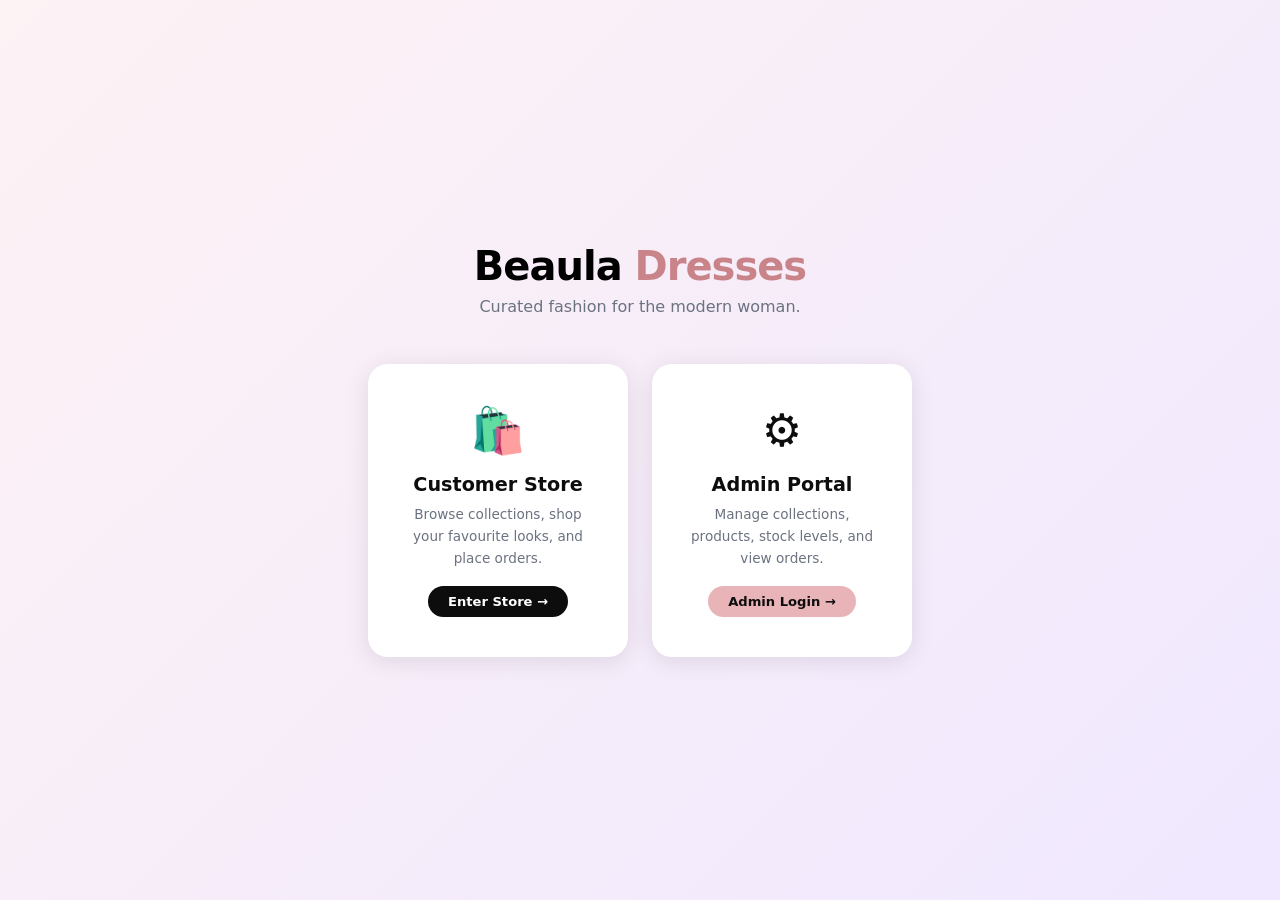
<file: index.html>
<!DOCTYPE html>
<html lang="en">
<head>
  <meta charset="UTF-8"/>
  <meta name="viewport" content="width=device-width, initial-scale=1.0"/>
  <title>Beaula Dresses</title>
  <meta name="google-site-verification" content="CVL_aL9eIuunwTYsvDjjLJJ04FBsLAIZWLN3NzxDghA" />
  <style>
    *,*::before,*::after{box-sizing:border-box;margin:0;padding:0;}
    body{font-family:'Segoe UI',system-ui,sans-serif;background:linear-gradient(135deg,#fdf2f4 0%,#f0e8ff 100%);min-height:100vh;display:flex;align-items:center;justify-content:center;}
    .wrap{text-align:center;padding:40px 24px;}
    .logo{font-size:2.5rem;font-weight:800;letter-spacing:-1px;margin-bottom:8px;}
    .logo span{color:#c9848a;}
    .tagline{color:#6b7280;font-size:1rem;margin-bottom:48px;}
    .cards{display:flex;gap:24px;justify-content:center;flex-wrap:wrap;}
    .card{background:#fff;border-radius:20px;padding:40px 36px;width:260px;box-shadow:0 4px 24px rgba(0,0,0,.1);text-decoration:none;color:#0d0d0d;transition:transform .2s;}
    .card:hover{transform:translateY(-6px);}
    .card-icon{font-size:2.8rem;margin-bottom:16px;}
    .card h2{font-size:1.2rem;font-weight:800;margin-bottom:8px;}
    .card p{font-size:.85rem;color:#6b7280;line-height:1.6;}
    .card-badge{display:inline-block;margin-top:16px;padding:8px 20px;border-radius:50px;font-size:.82rem;font-weight:700;}
    .shop-badge{background:#0d0d0d;color:#fff;}
    .admin-badge{background:#e8b4b8;color:#0d0d0d;}
  </style>
</head>
<body>
  <div class="wrap">
    <div class="logo">Beaula <span>Dresses</span></div>
    <p class="tagline">Curated fashion for the modern woman.</p>
    <div class="cards">
      <a href="store/index.html" class="card">
        <div class="card-icon">🛍️</div>
        <h2>Customer Store</h2>
        <p>Browse collections, shop your favourite looks, and place orders.</p>
        <div class="card-badge shop-badge">Enter Store →</div>
      </a>
      <a href="admin/index.html" class="card">
        <div class="card-icon">⚙️</div>
        <h2>Admin Portal</h2>
        <p>Manage collections, products, stock levels, and view orders.</p>
        <div class="card-badge admin-badge">Admin Login →</div>
      </a>
    </div>
  </div>
</body>
</html>
</file>
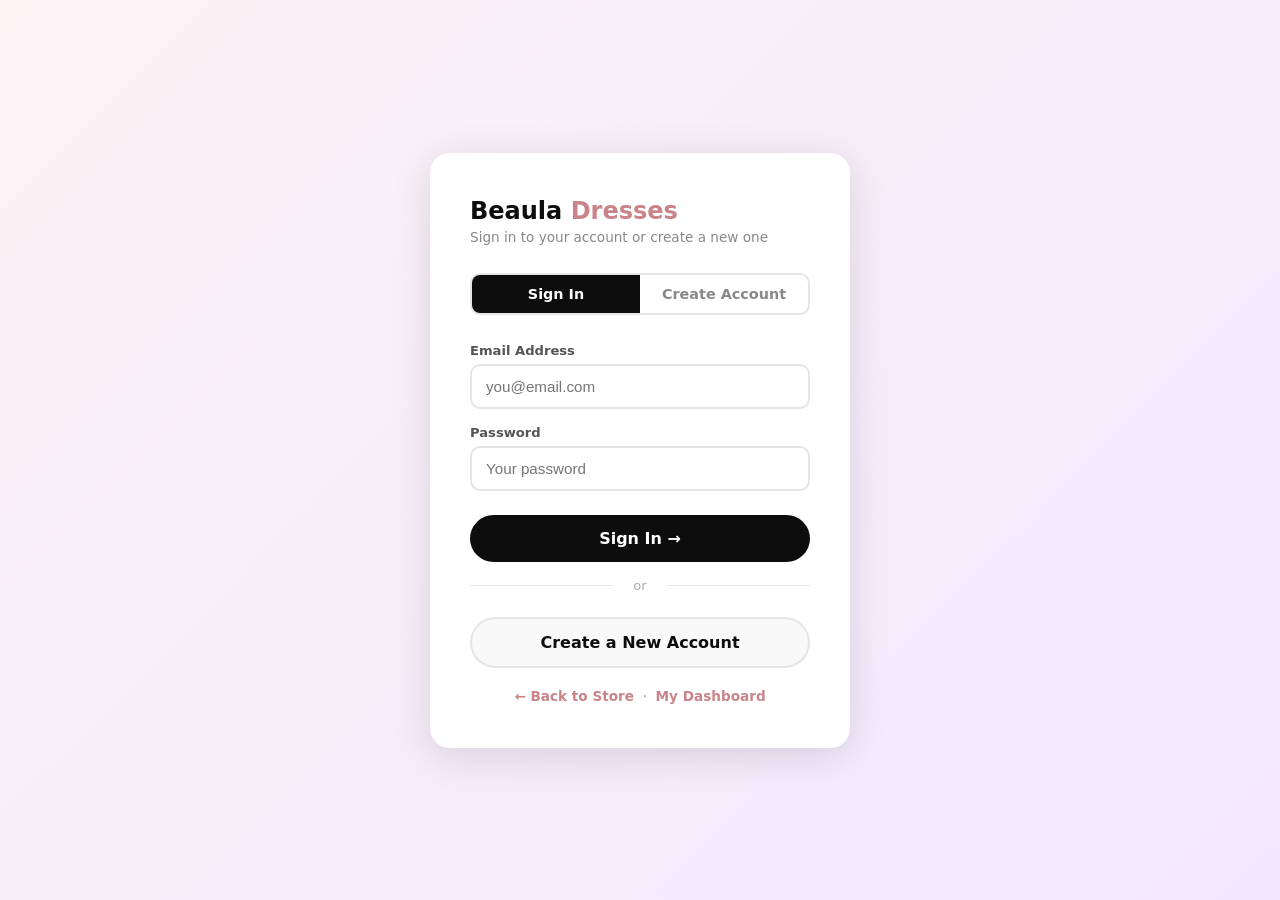
<file: store/dashboard.html>
<!DOCTYPE html>
<html lang="en">
<head>
  <meta charset="UTF-8"/>
  <meta name="viewport" content="width=device-width, initial-scale=1.0"/>
  <title>My Dashboard — Beaula Dresses</title>
  <link rel="stylesheet" href="css/style.css"/>
  <style>
    /* Layout */
    .dash-layout { display: flex; min-height: 100vh; background: #f7f8fa; }
    .dash-sidebar { width: 240px; background: #fff; border-right: 1px solid #e5e5e5; display: flex; flex-direction: column; position: sticky; top: 64px; height: calc(100vh - 64px); }
    .dash-main { flex: 1; padding: 32px; max-width: 900px; }

    /* Sidebar nav */
    .dash-user-card { padding: 24px 20px 16px; border-bottom: 1px solid #f0f0f0; }
    .dash-avatar { width: 52px; height: 52px; border-radius: 50%; background: linear-gradient(135deg,#e8b4b8,#c9848a); display: flex; align-items: center; justify-content: center; font-size: 1.4rem; font-weight: 800; color: #fff; margin-bottom: 10px; }
    .dash-user-name { font-weight: 700; font-size: .95rem; }
    .dash-user-email { font-size: .78rem; color: #888; margin-top: 2px; }
    .dash-nav { padding: 12px 0; flex: 1; }
    .dash-nav-item { display: flex; align-items: center; gap: 12px; padding: 12px 20px; font-size: .88rem; font-weight: 500; color: #666; cursor: pointer; transition: all .15s; border-left: 3px solid transparent; }
    .dash-nav-item:hover { background: #f7f8fa; color: #0d0d0d; }
    .dash-nav-item.active { background: #fdf2f4; color: #c9848a; border-left-color: #c9848a; font-weight: 700; }
    .dash-nav-item .ni { font-size: 1.1rem; width: 22px; text-align: center; }
    .dash-footer-nav { padding: 16px 20px; border-top: 1px solid #f0f0f0; display: flex; flex-direction: column; gap: 10px; }
    .dash-footer-nav a { font-size: .83rem; color: #888; text-decoration: none; display: flex; align-items: center; gap: 8px; }
    .dash-footer-nav a:hover { color: #c9848a; }

    /* Panels */
    .dash-panel { display: none; }
    .dash-panel.active { display: block; }
    .panel-title { font-size: 1.4rem; font-weight: 800; margin-bottom: 6px; }
    .panel-sub { color: #888; font-size: .88rem; margin-bottom: 24px; }

    /* Cards */
    .white-card { background: #fff; border-radius: 14px; padding: 24px; box-shadow: 0 1px 8px rgba(0,0,0,.07); margin-bottom: 20px; }
    .white-card h3 { font-size: 1rem; font-weight: 700; margin-bottom: 16px; display: flex; align-items: center; gap: 8px; }

    /* Stats row */
    .dash-stats { display: grid; grid-template-columns: repeat(3,1fr); gap: 16px; margin-bottom: 24px; }
    .dash-stat { background: #fff; border-radius: 14px; padding: 20px; box-shadow: 0 1px 8px rgba(0,0,0,.07); text-align: center; }
    .dash-stat .ds-icon { font-size: 1.8rem; margin-bottom: 8px; }
    .dash-stat .ds-val { font-size: 1.5rem; font-weight: 800; }
    .dash-stat .ds-lbl { font-size: .78rem; color: #888; margin-top: 4px; }

    /* Order cards */
    .order-mini { border: 1px solid #f0f0f0; border-radius: 12px; padding: 16px; margin-bottom: 12px; display: flex; align-items: center; justify-content: space-between; gap: 12px; flex-wrap: wrap; transition: border-color .2s; }
    .order-mini:hover { border-color: #c9848a; }
    .order-mini-id { font-family: monospace; font-size: .78rem; color: #888; }
    .order-mini-name { font-weight: 600; font-size: .92rem; }
    .order-mini-date { font-size: .8rem; color: #888; }
    .order-mini-total { font-weight: 800; font-size: .95rem; }
    .status-pill { display: inline-flex; align-items: center; gap: 4px; padding: 4px 10px; border-radius: 50px; font-size: .75rem; font-weight: 700; }
    .s-confirmed  { background: #dbeafe; color: #1d4ed8; }
    .s-processing { background: #fef3c7; color: #92400e; }
    .s-shipped    { background: #e0f2fe; color: #0369a1; }
    .s-delivered  { background: #dcfce7; color: #15803d; }
    .s-cancelled  { background: #fee2e2; color: #b91c1c; }

    /* Status tracker mini */
    .track-mini { display: flex; gap: 4px; align-items: center; margin-top: 8px; }
    .track-dot-mini { width: 10px; height: 10px; border-radius: 50%; background: #e5e5e5; }
    .track-dot-mini.done { background: #16a34a; }
    .track-dot-mini.active { background: #0d0d0d; box-shadow: 0 0 0 3px rgba(13,13,13,.15); }
    .track-dot-mini.cancelled { background: #dc2626; }
    .track-line { flex: 1; height: 2px; background: #e5e5e5; border-radius: 1px; }
    .track-line.done { background: #16a34a; }

    /* Wishlist grid */
    .wish-grid { display: grid; grid-template-columns: repeat(auto-fill, minmax(160px,1fr)); gap: 14px; }
    .wish-card { border-radius: 12px; overflow: hidden; border: 1px solid #f0f0f0; background: #fff; position: relative; }
    .wish-card img { width: 100%; height: 160px; object-fit: cover; }
    .wish-card-body { padding: 10px 12px; }
    .wish-card-name { font-size: .85rem; font-weight: 600; margin-bottom: 4px; }
    .wish-card-price { font-size: .9rem; font-weight: 800; }
    .wish-remove { position: absolute; top: 8px; right: 8px; background: #fff; border: none; border-radius: 50%; width: 28px; height: 28px; display: flex; align-items: center; justify-content: center; cursor: pointer; font-size: .85rem; box-shadow: 0 1px 4px rgba(0,0,0,.15); }

    /* Profile form */
    .profile-grid { display: grid; grid-template-columns: 1fr 1fr; gap: 16px; }
    .fld { margin-bottom: 0; }
    .fld label { display: block; font-size: .82rem; font-weight: 600; color: #555; margin-bottom: 6px; }
    .fld input { width: 100%; padding: 11px 14px; border: 2px solid #e5e5e5; border-radius: 10px; font-size: .92rem; transition: border-color .2s; }
    .fld input:focus { outline: none; border-color: #0d0d0d; }
    .save-btn { background: #0d0d0d; color: #fff; border: none; padding: 12px 28px; border-radius: 50px; font-size: .9rem; font-weight: 700; cursor: pointer; margin-top: 20px; }
    .save-btn:hover { background: #333; }
    .danger-btn { background: #fee2e2; color: #dc2626; border: none; padding: 10px 20px; border-radius: 50px; font-size: .85rem; font-weight: 700; cursor: pointer; }
    .danger-btn:hover { background: #dc2626; color: #fff; }

    /* Address cards */
    .addr-grid { display: grid; grid-template-columns: repeat(auto-fill,minmax(220px,1fr)); gap: 14px; margin-bottom: 16px; }
    .addr-card { border: 2px solid #f0f0f0; border-radius: 12px; padding: 16px; position: relative; }
    .addr-card.default-addr { border-color: #c9848a; }
    .addr-card-name { font-weight: 700; font-size: .92rem; margin-bottom: 4px; }
    .addr-card p { font-size: .83rem; color: #555; line-height: 1.5; }
    .addr-actions { display: flex; gap: 8px; margin-top: 10px; }
    .addr-def-badge { position: absolute; top: 10px; right: 10px; background: #fce7f3; color: #c9848a; font-size: .68rem; font-weight: 700; padding: 2px 8px; border-radius: 50px; }

    /* Inline msg */
    .inline-ok  { color: #16a34a; font-size: .83rem; padding: 8px 14px; background: #dcfce7; border-radius: 8px; margin-top: 10px; display: none; }
    .inline-err { color: #dc2626; font-size: .83rem; padding: 8px 14px; background: #fee2e2; border-radius: 8px; margin-top: 10px; display: none; }

    /* Empty state */
    .empty-mini { text-align: center; padding: 32px 20px; color: #888; }
    .empty-mini .ei { font-size: 2.5rem; margin-bottom: 8px; }

    @media(max-width:768px) {
      .dash-layout { flex-direction: column; }
      .dash-sidebar { width: 100%; height: auto; position: static; flex-direction: row; overflow-x: auto; border-right: none; border-bottom: 1px solid #e5e5e5; }
      .dash-nav { display: flex; flex-direction: row; padding: 8px; gap: 4px; }
      .dash-nav-item { flex-direction: column; gap: 3px; padding: 8px 12px; font-size: .74rem; border-left: none; border-bottom: 3px solid transparent; white-space: nowrap; }
      .dash-nav-item.active { border-left: none; border-bottom-color: #c9848a; }
      .dash-user-card, .dash-footer-nav { display: none; }
      .dash-main { padding: 20px 16px; }
      .dash-stats { grid-template-columns: repeat(3,1fr); }
      .profile-grid { grid-template-columns: 1fr; }
    }
  </style>
</head>
<body>

<!-- Navbar -->
<nav class="navbar">
  <div class="container nav-inner">
    <a href="index.html" class="nav-logo">Beaula <span>Dresses</span></a>
    <div class="nav-links">
      <a href="index.html#shop">Shop</a>
      <a href="orders.html">My Orders</a>
      <a href="dashboard.html" style="color:#c9848a;font-weight:700;">Dashboard</a>
    </div>
    <div class="nav-actions">
      <button class="nav-icon-btn" onclick="window.location.href='index.html'" title="Shop">🛍️</button>
      <button class="btn btn-outline" style="font-size:.82rem;padding:7px 16px;" onclick="handleLogout()">Sign Out</button>
    </div>
  </div>
</nav>

<div class="dash-layout">

  <!-- Sidebar -->
  <aside class="dash-sidebar">
    <div class="dash-user-card">
      <div class="dash-avatar" id="sidebarAvatar">?</div>
      <div class="dash-user-name" id="sidebarName">Loading…</div>
      <div class="dash-user-email" id="sidebarEmail"></div>
    </div>
    <nav class="dash-nav">
      <div class="dash-nav-item active" onclick="showPanel('overview',this)"><span class="ni">🏠</span>Overview</div>
      <div class="dash-nav-item" onclick="showPanel('orders',this)"><span class="ni">📦</span>My Orders</div>
      <div class="dash-nav-item" onclick="showPanel('wishlist',this)"><span class="ni">❤️</span>Wishlist</div>
      <div class="dash-nav-item" onclick="showPanel('addresses',this)"><span class="ni">📍</span>Addresses</div>
      <div class="dash-nav-item" onclick="showPanel('profile',this)"><span class="ni">👤</span>Profile</div>
      <div class="dash-nav-item" onclick="showPanel('security',this)"><span class="ni">🔐</span>Security</div>
    </nav>
    <div class="dash-footer-nav">
      <a href="index.html">🛍️ Back to Store</a>
      <a href="#" onclick="handleLogout()">🚪 Sign Out</a>
    </div>
  </aside>

  <!-- Main panels -->
  <main class="dash-main">

    <!-- OVERVIEW -->
    <div class="dash-panel active" id="panel-overview">
      <h1 class="panel-title" id="overviewGreeting">Welcome!</h1>
      <p class="panel-sub">Here's a summary of your account.</p>
      <div class="dash-stats" id="overviewStats"></div>
      <div class="white-card">
        <h3>📦 Recent Orders</h3>
        <div id="recentOrdersMini"></div>
        <a href="#" onclick="showPanel('orders',document.querySelectorAll('.dash-nav-item')[1]);return false;" style="font-size:.85rem;color:#c9848a;font-weight:700;text-decoration:none;">View all orders →</a>
      </div>
      <div class="white-card" id="wishlistPreviewCard">
        <h3>❤️ Wishlist Preview</h3>
        <div id="wishlistPreview"></div>
      </div>
    </div>

    <!-- MY ORDERS -->
    <div class="dash-panel" id="panel-orders">
      <h1 class="panel-title">My Orders</h1>
      <p class="panel-sub">Track all your orders and delivery status.</p>
      <div id="allOrdersList"></div>
    </div>

    <!-- WISHLIST -->
    <div class="dash-panel" id="panel-wishlist">
      <h1 class="panel-title">My Wishlist</h1>
      <p class="panel-sub">Items you've saved for later.</p>
      <div class="wish-grid" id="wishlistGrid"></div>
    </div>

    <!-- ADDRESSES -->
    <div class="dash-panel" id="panel-addresses">
      <h1 class="panel-title">Saved Addresses</h1>
      <p class="panel-sub">Manage your delivery addresses.</p>
      <div class="addr-grid" id="addrGrid"></div>
      <div class="white-card">
        <h3>➕ Add New Address</h3>
        <div class="profile-grid">
          <div class="fld"><label>Full Name *</label><input type="text" id="addrName"/></div>
          <div class="fld"><label>Phone *</label><input type="tel" id="addrPhone"/></div>
          <div class="fld" style="grid-column:1/-1"><label>Street Address *</label><input type="text" id="addrStreet"/></div>
          <div class="fld"><label>City *</label><input type="text" id="addrCity"/></div>
          <div class="fld"><label>PIN Code *</label><input type="text" id="addrPin"/></div>
          <div class="fld"><label>State *</label><input type="text" id="addrState"/></div>
          <div class="fld"><label>Type</label>
            <input type="text" id="addrType" placeholder="Home / Work / Other"/>
          </div>
        </div>
        <button class="save-btn" onclick="addAddress()">Save Address</button>
        <div class="inline-ok" id="addrOk">✅ Address saved!</div>
        <div class="inline-err" id="addrErr"></div>
      </div>
    </div>

    <!-- PROFILE -->
    <div class="dash-panel" id="panel-profile">
      <h1 class="panel-title">My Profile</h1>
      <p class="panel-sub">Update your personal information.</p>
      <div class="white-card">
        <h3>👤 Personal Details</h3>
        <div class="profile-grid">
          <div class="fld"><label>Full Name *</label><input type="text" id="profName"/></div>
          <div class="fld"><label>Phone</label><input type="tel" id="profPhone"/></div>
          <div class="fld" style="grid-column:1/-1"><label>Email Address</label><input type="email" id="profEmail" readonly style="background:#f7f8fa;color:#888;cursor:not-allowed;"/></div>
        </div>
        <button class="save-btn" onclick="saveProfile()">💾 Save Changes</button>
        <div class="inline-ok" id="profileOk">✅ Profile updated!</div>
        <div class="inline-err" id="profileErr"></div>
      </div>
    </div>

    <!-- SECURITY -->
    <div class="dash-panel" id="panel-security">
      <h1 class="panel-title">Security</h1>
      <p class="panel-sub">Manage your password and account security.</p>
      <div class="white-card">
        <h3>🔐 Change Password</h3>
        <div style="max-width:400px;display:flex;flex-direction:column;gap:14px;">
          <div class="fld"><label>Current Password</label><input type="password" id="secCurrent" placeholder="Current password"/></div>
          <div class="fld"><label>New Password</label><input type="password" id="secNew" placeholder="New password (min 6 chars)"/></div>
          <div class="fld"><label>Confirm New Password</label><input type="password" id="secConfirm" placeholder="Repeat new password"/></div>
        </div>
        <button class="save-btn" onclick="changeUserPassword()">🔐 Update Password</button>
        <div class="inline-ok" id="secOk">✅ Password changed successfully!</div>
        <div class="inline-err" id="secErr"></div>
      </div>
      <div class="white-card" style="border:2px solid #fee2e2;margin-top:0;">
        <h3 style="color:#dc2626;">⚠️ Danger Zone</h3>
        <p style="font-size:.88rem;color:#555;margin-bottom:16px;">Permanently delete your account and all associated data.</p>
        <button class="danger-btn" onclick="confirmDeleteAccount()">🗑 Delete My Account</button>
      </div>
    </div>

  </main>
</div>

<div class="toast" id="toast"></div>
<script src="js/data.js"></script>
<script>
  // ── Guard: redirect to login if not logged in ──────────────────
  var user = getCurrentUser();
  if (!user) window.location.href = 'login.html?redirect=dashboard.html';

  var fullUser = getFullUser(user.id);

  // ── Init sidebar ──────────────────────────────────────────────
  function initSidebar() {
    user = getCurrentUser();
    fullUser = getFullUser(user.id);
    document.getElementById('sidebarAvatar').textContent = user.name.charAt(0).toUpperCase();
    document.getElementById('sidebarName').textContent   = user.name;
    document.getElementById('sidebarEmail').textContent  = user.email;
  }

  // ── Panel switcher ────────────────────────────────────────────
  function showPanel(name, el) {
    document.querySelectorAll('.dash-panel').forEach(p => p.classList.remove('active'));
    document.querySelectorAll('.dash-nav-item').forEach(n => n.classList.remove('active'));
    document.getElementById('panel-' + name).classList.add('active');
    if (el) el.classList.add('active');
    if (name === 'overview')   renderOverview();
    if (name === 'orders')     renderOrders();
    if (name === 'wishlist')   renderWishlist();
    if (name === 'addresses')  renderAddresses();
    if (name === 'profile')    renderProfile();
    if (name === 'security')   {}
  }

  // ── OVERVIEW ─────────────────────────────────────────────────
  function renderOverview() {
    user = getCurrentUser(); fullUser = getFullUser(user.id);
    document.getElementById('overviewGreeting').textContent = 'Welcome back, ' + user.name.split(' ')[0] + '! 👋';
    const myOrders = getUserOrders(user.id);
    const wishCount = (fullUser.wishlist||[]).length;
    const spent = myOrders.reduce((s,o) => s+o.total,0);
    document.getElementById('overviewStats').innerHTML = `
      <div class="dash-stat"><div class="ds-icon">📦</div><div class="ds-val">${myOrders.length}</div><div class="ds-lbl">Orders</div></div>
      <div class="dash-stat"><div class="ds-icon">❤️</div><div class="ds-val">${wishCount}</div><div class="ds-lbl">Wishlist</div></div>
      <div class="dash-stat"><div class="ds-icon">💰</div><div class="ds-val">${formatPrice(spent)}</div><div class="ds-lbl">Total Spent</div></div>
    `;
    // Recent orders
    const recent = myOrders.slice(0,3);
    const ordEl = document.getElementById('recentOrdersMini');
    if (!recent.length) {
      ordEl.innerHTML = '<div class="empty-mini"><div class="ei">📦</div><p>No orders yet. <a href="index.html#shop" style="color:#c9848a;font-weight:700;">Start shopping →</a></p></div>';
    } else {
      ordEl.innerHTML = recent.map(o => buildOrderMini(o)).join('');
    }
    // Wishlist preview
    const wl = (fullUser.wishlist||[]).slice(0,4);
    const db = getDB();
    const wlEl = document.getElementById('wishlistPreview');
    if (!wl.length) {
      wlEl.innerHTML = '<p style="color:#888;font-size:.88rem;">No items in your wishlist yet.</p>';
    } else {
      wlEl.innerHTML = '<div style="display:flex;gap:12px;flex-wrap:wrap;">' +
        wl.map(pid => {
          const p = db.products.find(x => x.id === pid);
          return p ? `<div style="text-align:center;"><img src="${p.image}" style="width:70px;height:70px;object-fit:cover;border-radius:10px;"/><p style="font-size:.75rem;font-weight:600;margin-top:4px;max-width:70px;">${p.name}</p></div>` : '';
        }).join('') + '</div>';
    }
  }

  // ── ORDERS ───────────────────────────────────────────────────
  const STEPS = ['Confirmed','Processing','Shipped','Delivered'];
  const SICONS = { Confirmed:'📋', Processing:'⚙️', Shipped:'🚚', Delivered:'✅', Cancelled:'❌' };
  const SCLS   = { Confirmed:'s-confirmed', Processing:'s-processing', Shipped:'s-shipped', Delivered:'s-delivered', Cancelled:'s-cancelled' };

  function buildOrderMini(o) {
    const db = getDB();
    const isCan = o.status === 'Cancelled';
    const step  = STEPS.indexOf(o.status);
    const trackDots = STEPS.map((s,i) => {
      const cls = isCan ? 'cancelled' : i < step ? 'done' : i === step ? 'active' : '';
      return (i > 0 ? `<div class="track-line ${i <= step && !isCan ? 'done':''}"></div>` : '') +
             `<div class="track-dot-mini ${cls}" title="${s}"></div>`;
    }).join('');
    const items = (o.items||[]).map(it => {
      const p = db.products.find(x => x.id === it.productId);
      return p ? p.name + ' ×' + it.qty : '';
    }).filter(Boolean).join(', ');
    return `
    <div class="order-mini" onclick="window.location.href='orders.html'" style="cursor:pointer;">
      <div style="flex:1;">
        <div style="display:flex;align-items:center;gap:10px;flex-wrap:wrap;">
          <span class="order-mini-id">${o.id}</span>
          <span class="status-pill ${SCLS[o.status]}">${SICONS[o.status]} ${o.status}</span>
        </div>
        <div class="order-mini-name" style="margin-top:4px;">${items || 'Order items'}</div>
        <div class="track-mini" style="margin-top:8px;">${isCan ? '<span style="color:#dc2626;font-size:.78rem;">❌ Cancelled</span>' : trackDots}</div>
      </div>
      <div style="text-align:right;">
        <div class="order-mini-total">${formatPrice(o.total)}</div>
        <div class="order-mini-date">${new Date(o.date).toLocaleDateString('en-IN')}</div>
      </div>
    </div>`;
  }

  function renderOrders() {
    user = getCurrentUser();
    const myOrders = getUserOrders(user.id);
    const el = document.getElementById('allOrdersList');
    if (!myOrders.length) {
      el.innerHTML = '<div class="empty-mini"><div class="ei">📦</div><h3>No orders yet</h3><p style="margin:8px 0 16px;">Browse our collections and place your first order!</p><a href="index.html#shop" class="btn btn-primary">Shop Now →</a></div>';
      return;
    }
    el.innerHTML = myOrders.map(o => buildOrderMini(o)).join('');
  }

  // ── WISHLIST ─────────────────────────────────────────────────
  function renderWishlist() {
    user = getCurrentUser(); fullUser = getFullUser(user.id);
    const wl = fullUser.wishlist || [];
    const db = getDB();
    const el = document.getElementById('wishlistGrid');
    if (!wl.length) {
      el.innerHTML = '<div class="empty-mini" style="grid-column:1/-1"><div class="ei">❤️</div><h3>Your wishlist is empty</h3><p style="margin:8px 0 16px;">Tap ❤️ on any product to save it here.</p><a href="index.html#shop" class="btn btn-primary">Shop Now →</a></div>';
      return;
    }
    el.innerHTML = wl.map(pid => {
      const p = db.products.find(x => x.id === pid);
      if (!p) return '';
      return `
      <div class="wish-card">
        <img src="${p.image}" alt="${p.name}" onclick="window.location.href='index.html#shop'" style="cursor:pointer;"/>
        <button class="wish-remove" onclick="removeWish('${p.id}')" title="Remove">✕</button>
        <div class="wish-card-body">
          <div class="wish-card-name">${p.name}</div>
          <div class="wish-card-price">${formatPrice(p.price)}</div>
          <button style="width:100%;margin-top:8px;padding:7px;background:#0d0d0d;color:#fff;border:none;border-radius:8px;font-size:.8rem;font-weight:700;cursor:pointer;" onclick="addWishToCart('${p.id}')">+ Add to Bag</button>
        </div>
      </div>`;
    }).join('');
  }

  function removeWish(pid) {
    toggleWishlist(pid);
    renderWishlist();
    showToast('Removed from wishlist');
  }

  function addWishToCart(pid) {
    const p = getProductById(pid);
    if (!p || p.stock === 0) { showToast('⚠ Out of stock'); return; }
    addToCart(pid, p.sizes[0]);
    showToast('✅ Added to bag!');
  }

  // ── ADDRESSES ────────────────────────────────────────────────
  function renderAddresses() {
    user = getCurrentUser(); fullUser = getFullUser(user.id);
    const addrs = fullUser.addresses || [];
    const el = document.getElementById('addrGrid');
    if (!addrs.length) {
      el.innerHTML = '<p style="color:#888;font-size:.88rem;margin-bottom:16px;">No saved addresses yet. Add one below.</p>';
      return;
    }
    el.innerHTML = addrs.map((a,i) => `
      <div class="addr-card ${i===0?'default-addr':''}">
        ${i===0 ? '<span class="addr-def-badge">Default</span>' : ''}
        <div class="addr-card-name">${a.name}</div>
        <p>${a.street}<br/>${a.city} - ${a.pin}<br/>${a.state}</p>
        <p style="margin-top:4px;font-size:.8rem;color:#888;">📞 ${a.phone} &nbsp; ${a.type||''}</p>
        <div class="addr-actions">
          <button style="padding:5px 12px;background:#fee2e2;color:#dc2626;border:none;border-radius:7px;font-size:.78rem;font-weight:700;cursor:pointer;" onclick="removeAddress(${i})">🗑 Remove</button>
          ${i!==0?`<button style="padding:5px 12px;background:#f0fdf4;color:#16a34a;border:none;border-radius:7px;font-size:.78rem;font-weight:700;cursor:pointer;" onclick="setDefaultAddress(${i})">Set Default</button>`:''}
        </div>
      </div>`).join('');
  }

  function addAddress() {
    const name   = document.getElementById('addrName').value.trim();
    const phone  = document.getElementById('addrPhone').value.trim();
    const street = document.getElementById('addrStreet').value.trim();
    const city   = document.getElementById('addrCity').value.trim();
    const pin    = document.getElementById('addrPin').value.trim();
    const state  = document.getElementById('addrState').value.trim();
    const type   = document.getElementById('addrType').value.trim();
    if (!name||!phone||!street||!city||!pin||!state) {
      showInline('addrErr','Please fill in all required fields.'); return;
    }
    updateDB(db => {
      const u = db.users.find(x => x.id === user.id);
      if (!u.addresses) u.addresses = [];
      u.addresses.push({name,phone,street,city,pin,state,type});
    });
    fullUser = getFullUser(user.id);
    ['addrName','addrPhone','addrStreet','addrCity','addrPin','addrState','addrType'].forEach(id => document.getElementById(id).value='');
    document.getElementById('addrOk').style.display='block';
    setTimeout(() => document.getElementById('addrOk').style.display='none', 2500);
    hideInline('addrErr');
    renderAddresses();
  }

  function removeAddress(idx) {
    updateDB(db => { const u = db.users.find(x => x.id === user.id); u.addresses.splice(idx,1); });
    fullUser = getFullUser(user.id); renderAddresses();
    showToast('Address removed');
  }

  function setDefaultAddress(idx) {
    updateDB(db => {
      const u = db.users.find(x => x.id === user.id);
      const addr = u.addresses.splice(idx,1)[0];
      u.addresses.unshift(addr);
    });
    fullUser = getFullUser(user.id); renderAddresses();
    showToast('✅ Default address updated');
  }

  // ── PROFILE ───────────────────────────────────────────────────
  function renderProfile() {
    user = getCurrentUser(); fullUser = getFullUser(user.id);
    document.getElementById('profName').value  = fullUser.name  || '';
    document.getElementById('profPhone').value = fullUser.phone || '';
    document.getElementById('profEmail').value = fullUser.email || '';
  }

  function saveProfile() {
    const name  = document.getElementById('profName').value.trim();
    const phone = document.getElementById('profPhone').value.trim();
    if (!name) { showInline('profileErr','Name cannot be empty.'); return; }
    updateUserProfile(user.id, {name, phone});
    user = getCurrentUser(); fullUser = getFullUser(user.id);
    initSidebar();
    document.getElementById('profileOk').style.display='block';
    setTimeout(() => document.getElementById('profileOk').style.display='none', 2500);
    hideInline('profileErr');
  }

  // ── SECURITY ──────────────────────────────────────────────────
  function changeUserPassword() {
    const curr = document.getElementById('secCurrent').value;
    const nw   = document.getElementById('secNew').value;
    const conf = document.getElementById('secConfirm').value;
    fullUser = getFullUser(user.id);
    if (curr !== fullUser.password) { showInline('secErr','Current password is incorrect.'); return; }
    if (nw.length < 6) { showInline('secErr','New password must be at least 6 characters.'); return; }
    if (nw !== conf)   { showInline('secErr','Passwords do not match.'); return; }
    updateDB(db => { const u = db.users.find(x => x.id === user.id); if(u) u.password = nw; });
    ['secCurrent','secNew','secConfirm'].forEach(id => document.getElementById(id).value='');
    document.getElementById('secOk').style.display='block';
    setTimeout(() => document.getElementById('secOk').style.display='none', 2500);
    hideInline('secErr');
  }

  function confirmDeleteAccount() {
    if (!confirm('Are you sure? This will permanently delete your account and all your data.')) return;
    updateDB(db => { db.users = db.users.filter(u => u.id !== user.id); });
    logoutUser();
    window.location.href = 'index.html';
  }

  // ── Helpers ───────────────────────────────────────────────────
  function handleLogout() { logoutUser(); window.location.href = 'index.html'; }

  function showInline(id, msg) {
    const el = document.getElementById(id);
    el.textContent = '❌ ' + msg; el.style.display = 'block';
  }
  function hideInline(id) { document.getElementById(id).style.display = 'none'; }

  function showToast(msg) {
    const t = document.getElementById('toast');
    t.textContent = msg; t.classList.add('show');
    setTimeout(() => t.classList.remove('show'), 2500);
  }

  // ── Boot ──────────────────────────────────────────────────────
  document.addEventListener('DOMContentLoaded', function() {
    initSidebar();
    renderOverview();
  });
</script>
</body>
</html>
</file>
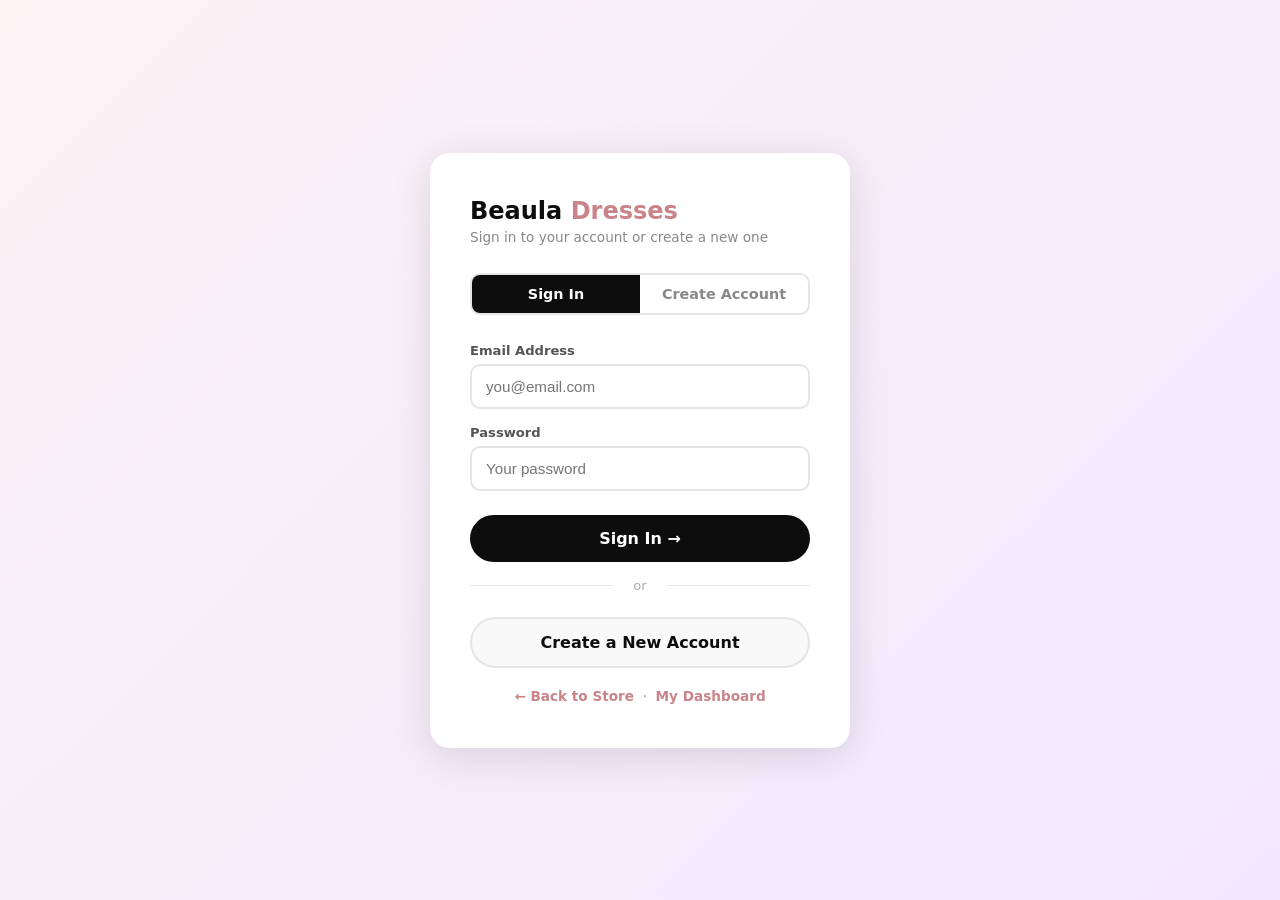
<file: store/login.html>
<!DOCTYPE html>
<html lang="en">
<head>
  <meta charset="UTF-8"/>
  <meta name="viewport" content="width=device-width, initial-scale=1.0"/>
  <title>Login — Beaula Dresses</title>
  <link rel="stylesheet" href="css/style.css"/>
  <style>
    .auth-page { min-height: 100vh; background: linear-gradient(135deg,#fdf2f4 0%,#f0e8ff 100%); display: flex; align-items: center; justify-content: center; padding: 20px; }
    .auth-card { background: #fff; border-radius: 20px; padding: 44px 40px; width: 420px; max-width: 100%; box-shadow: 0 8px 40px rgba(0,0,0,.12); }
    .auth-logo { font-size: 1.5rem; font-weight: 800; margin-bottom: 4px; }
    .auth-logo span { color: #c9848a; }
    .auth-sub { color: #888; font-size: .85rem; margin-bottom: 28px; }
    .tab-row { display: flex; gap: 0; margin-bottom: 28px; border: 2px solid #e5e5e5; border-radius: 10px; overflow: hidden; }
    .tab-btn { flex: 1; padding: 11px; font-size: .9rem; font-weight: 700; border: none; background: none; cursor: pointer; transition: all .2s; color: #888; }
    .tab-btn.active { background: #0d0d0d; color: #fff; }
    .auth-form { display: none; }
    .auth-form.active { display: block; }
    .fld { margin-bottom: 16px; }
    .fld label { display: block; font-size: .82rem; font-weight: 600; color: #555; margin-bottom: 6px; }
    .fld input { width: 100%; padding: 12px 14px; border: 2px solid #e5e5e5; border-radius: 10px; font-size: .95rem; transition: border-color .2s; }
    .fld input:focus { outline: none; border-color: #0d0d0d; }
    .auth-btn { width: 100%; padding: 14px; background: #0d0d0d; color: #fff; border: none; border-radius: 50px; font-size: 1rem; font-weight: 700; cursor: pointer; margin-top: 8px; transition: background .2s; }
    .auth-btn:hover { background: #333; }
    .auth-err { color: #dc2626; font-size: .83rem; margin-top: 10px; display: none; padding: 10px 14px; background: #fee2e2; border-radius: 8px; }
    .auth-ok  { color: #16a34a; font-size: .83rem; margin-top: 10px; display: none; padding: 10px 14px; background: #dcfce7; border-radius: 8px; }
    .divider { text-align: center; color: #aaa; font-size: .82rem; margin: 16px 0; position: relative; }
    .divider::before { content:''; position:absolute; left:0; top:50%; width:42%; height:1px; background:#e5e5e5; }
    .divider::after  { content:''; position:absolute; right:0; top:50%; width:42%; height:1px; background:#e5e5e5; }
    .back-link { text-align: center; margin-top: 20px; font-size: .85rem; color: #888; }
    .back-link a { color: #c9848a; font-weight: 700; text-decoration: none; }
    .strength-bar { height: 4px; border-radius: 2px; margin-top: 6px; background: #e5e5e5; overflow: hidden; }
    .strength-fill { height: 100%; border-radius: 2px; transition: width .3s, background .3s; width: 0; }
  </style>
</head>
<body>
<div class="auth-page">
  <div class="auth-card">
    <div class="auth-logo">Beaula <span>Dresses</span></div>
    <p class="auth-sub">Sign in to your account or create a new one</p>

    <div class="tab-row">
      <button class="tab-btn active" id="tabLogin" onclick="showTab('login')">Sign In</button>
      <button class="tab-btn" id="tabRegister" onclick="showTab('register')">Create Account</button>
    </div>

    <!-- LOGIN FORM -->
    <div class="auth-form active" id="formLogin">
      <div class="fld">
        <label>Email Address</label>
        <input type="email" id="loginEmail" placeholder="you@email.com" onkeydown="if(event.key==='Enter')doLogin()"/>
      </div>
      <div class="fld">
        <label>Password</label>
        <input type="password" id="loginPassword" placeholder="Your password" onkeydown="if(event.key==='Enter')doLogin()"/>
      </div>
      <button class="auth-btn" onclick="doLogin()">Sign In →</button>
      <div class="auth-err" id="loginErr"></div>
      <div class="divider">or</div>
      <button class="auth-btn" style="background:#f9f9f9;color:#0d0d0d;border:2px solid #e5e5e5;" onclick="showTab('register')">Create a New Account</button>
    </div>

    <!-- REGISTER FORM -->
    <div class="auth-form" id="formRegister">
      <div class="fld">
        <label>Full Name *</label>
        <input type="text" id="regName" placeholder="Your full name"/>
      </div>
      <div class="fld">
        <label>Email Address *</label>
        <input type="email" id="regEmail" placeholder="you@email.com"/>
      </div>
      <div class="fld">
        <label>Phone Number</label>
        <input type="tel" id="regPhone" placeholder="+91 98765 43210"/>
      </div>
      <div class="fld">
        <label>Password *</label>
        <input type="password" id="regPassword" placeholder="Min 6 characters" oninput="checkStrength(this.value)"/>
        <div class="strength-bar"><div class="strength-fill" id="strengthFill"></div></div>
      </div>
      <div class="fld">
        <label>Confirm Password *</label>
        <input type="password" id="regConfirm" placeholder="Repeat password" onkeydown="if(event.key==='Enter')doRegister()"/>
      </div>
      <button class="auth-btn" onclick="doRegister()">Create Account →</button>
      <div class="auth-err" id="regErr"></div>
      <div class="auth-ok"  id="regOk"></div>
    </div>

    <div class="back-link">
      <a href="index.html">← Back to Store</a>
      &nbsp;·&nbsp;
      <a href="dashboard.html">My Dashboard</a>
    </div>
  </div>
</div>

<script src="js/data.js"></script>
<script>
  // Redirect if already logged in
  if (getCurrentUser()) window.location.href = 'dashboard.html';

  function showTab(tab) {
    document.getElementById('tabLogin').classList.toggle('active', tab === 'login');
    document.getElementById('tabRegister').classList.toggle('active', tab === 'register');
    document.getElementById('formLogin').classList.toggle('active', tab === 'login');
    document.getElementById('formRegister').classList.toggle('active', tab === 'register');
    hideMsg('loginErr'); hideMsg('regErr'); hideMsg('regOk');
  }

  function doLogin() {
    const email = document.getElementById('loginEmail').value.trim();
    const pass  = document.getElementById('loginPassword').value;
    if (!email || !pass) { showErr('loginErr', 'Please fill in all fields.'); return; }
    const result = loginUser(email, pass);
    if (result.error) { showErr('loginErr', result.error); return; }
    const redirect = new URLSearchParams(window.location.search).get('redirect') || 'dashboard.html';
    window.location.href = redirect;
  }

  function doRegister() {
    const name    = document.getElementById('regName').value.trim();
    const email   = document.getElementById('regEmail').value.trim();
    const phone   = document.getElementById('regPhone').value.trim();
    const pass    = document.getElementById('regPassword').value;
    const confirm = document.getElementById('regConfirm').value;
    if (!name || !email || !pass) { showErr('regErr', 'Please fill in all required fields.'); return; }
    if (pass.length < 6)          { showErr('regErr', 'Password must be at least 6 characters.'); return; }
    if (pass !== confirm)          { showErr('regErr', 'Passwords do not match.'); return; }
    const result = registerUser(name, email, pass, phone);
    if (result.error) { showErr('regErr', result.error); return; }
    hideMsg('regErr');
    document.getElementById('regOk').textContent = '✅ Account created! Redirecting…';
    document.getElementById('regOk').style.display = 'block';
    setTimeout(() => window.location.href = 'dashboard.html', 1200);
  }

  function checkStrength(val) {
    const fill = document.getElementById('strengthFill');
    let score = 0;
    if (val.length >= 6)  score++;
    if (val.length >= 10) score++;
    if (/[A-Z]/.test(val)) score++;
    if (/[0-9]/.test(val)) score++;
    if (/[^A-Za-z0-9]/.test(val)) score++;
    const pct   = (score / 5) * 100;
    const color = score <= 1 ? '#ef4444' : score <= 3 ? '#f59e0b' : '#16a34a';
    fill.style.width = pct + '%';
    fill.style.background = color;
  }

  function showErr(id, msg) {
    const el = document.getElementById(id);
    el.textContent = '❌ ' + msg;
    el.style.display = 'block';
  }
  function hideMsg(id) { document.getElementById(id).style.display = 'none'; }
</script>
</body>
</html>
</file>
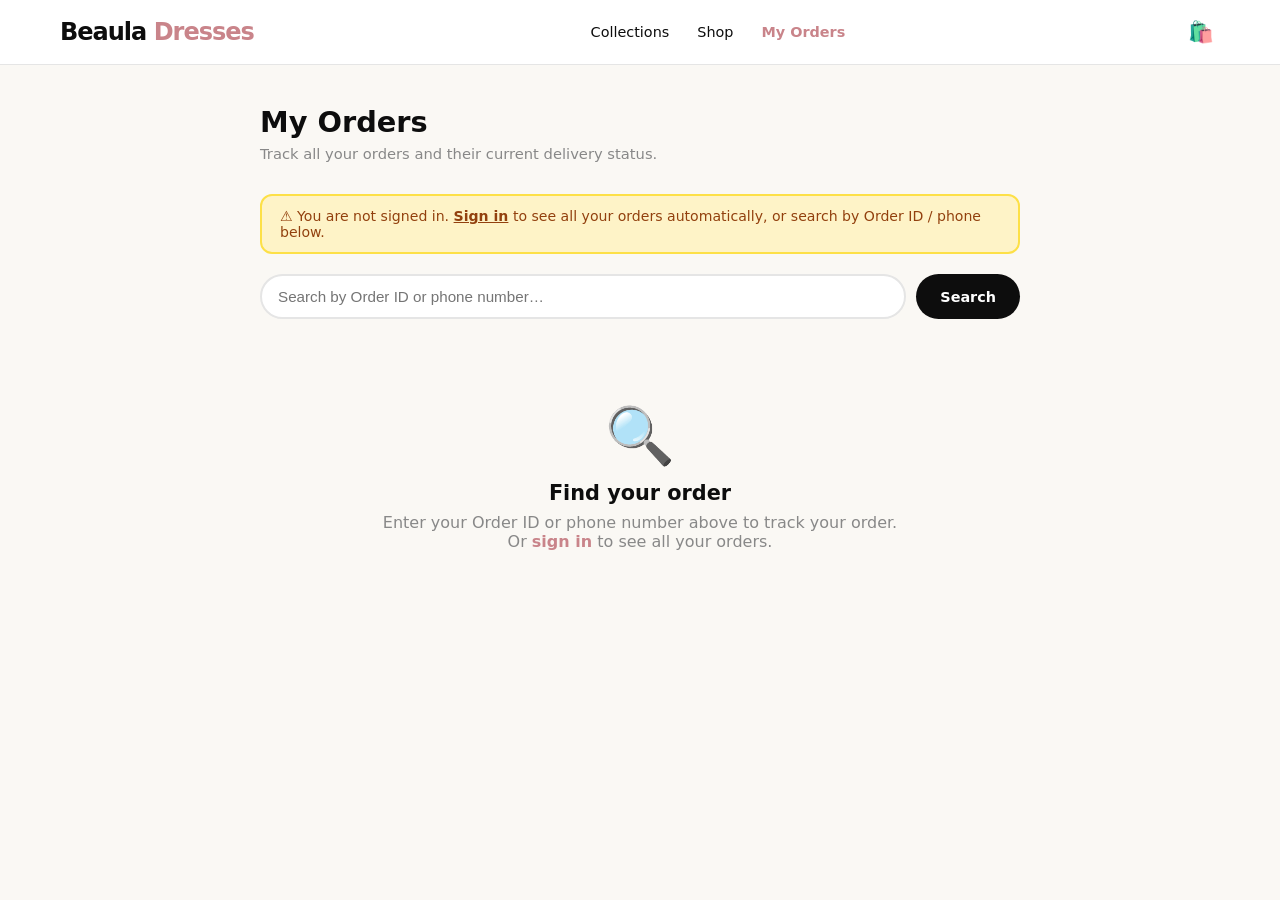
<file: store/orders.html>
<!DOCTYPE html>
<html lang="en">
<head>
  <meta charset="UTF-8"/>
  <meta name="viewport" content="width=device-width, initial-scale=1.0"/>
  <title>My Orders — Beaula Dresses</title>
  <link rel="stylesheet" href="css/style.css"/>
  <style>
    .orders-wrap { max-width: 800px; margin: 40px auto; padding: 0 20px 60px; }
    .orders-wrap h1 { font-size: 1.8rem; font-weight: 800; margin-bottom: 6px; }
    .orders-wrap .sub { color: #888; font-size: .92rem; margin-bottom: 32px; }

    /* Search bar */
    .search-row { display: flex; gap: 10px; margin-bottom: 24px; }
    .search-row input { flex: 1; padding: 12px 16px; border: 2px solid #e5e5e5; border-radius: 50px; font-size: .95rem; }
    .search-row input:focus { outline: none; border-color: #0d0d0d; }
    .search-row button { padding: 12px 24px; background: #0d0d0d; color: #fff; border-radius: 50px; font-size: .9rem; font-weight: 700; border: none; cursor: pointer; }
    .search-row button:hover { background: #333; }

    /* Order card */
    .order-card { background: #fff; border-radius: 16px; box-shadow: 0 2px 12px rgba(0,0,0,.08); margin-bottom: 20px; overflow: hidden; border: 2px solid transparent; transition: border-color .2s; }
    .order-card:hover { border-color: #e5e5e5; }
    .order-card-head { display: flex; align-items: center; justify-content: space-between; padding: 18px 22px; border-bottom: 1px solid #f0f0f0; flex-wrap: wrap; gap: 10px; }
    .order-id { font-family: monospace; font-size: .8rem; color: #888; }
    .order-date { font-size: .82rem; color: #888; }
    .order-card-body { padding: 18px 22px; }

    /* Status tracker */
    .status-track { display: flex; align-items: center; gap: 0; margin: 16px 0 20px; overflow-x: auto; padding-bottom: 4px; }
    .track-step { display: flex; flex-direction: column; align-items: center; flex: 1; min-width: 70px; position: relative; }
    .track-step:not(:last-child)::after { content: ''; position: absolute; top: 18px; left: 60%; width: 80%; height: 3px; background: #e5e5e5; z-index: 0; }
    .track-step.done:not(:last-child)::after { background: #16a34a; }
    .track-dot { width: 36px; height: 36px; border-radius: 50%; background: #e5e5e5; display: flex; align-items: center; justify-content: center; font-size: 1rem; z-index: 1; position: relative; transition: all .3s; }
    .track-step.done .track-dot { background: #16a34a; color: #fff; }
    .track-step.active .track-dot { background: #0d0d0d; color: #fff; box-shadow: 0 0 0 4px rgba(13,13,13,.15); }
    .track-step.cancelled .track-dot { background: #dc2626; color: #fff; }
    .track-label { font-size: .7rem; font-weight: 600; color: #888; margin-top: 6px; text-align: center; }
    .track-step.done .track-label, .track-step.active .track-label { color: #0d0d0d; }
    .track-step.cancelled .track-label { color: #dc2626; }

    /* Items in order */
    .order-items { display: flex; gap: 10px; flex-wrap: wrap; margin-bottom: 16px; }
    .order-item-chip { display: flex; align-items: center; gap: 8px; background: #f7f8fa; border-radius: 10px; padding: 8px 12px; font-size: .83rem; }
    .order-item-chip img { width: 36px; height: 36px; object-fit: cover; border-radius: 6px; }
    .order-item-name { font-weight: 600; }
    .order-item-meta { color: #888; font-size: .76rem; }

    /* Footer row */
    .order-card-foot { display: flex; align-items: center; justify-content: space-between; padding: 14px 22px; background: #fafafa; border-top: 1px solid #f0f0f0; flex-wrap: wrap; gap: 8px; }
    .order-total { font-weight: 800; font-size: 1rem; }
    .order-pay-method { font-size: .8rem; color: #888; }

    /* Status badges */
    .status-pill { display: inline-flex; align-items: center; gap: 5px; padding: 5px 12px; border-radius: 50px; font-size: .78rem; font-weight: 700; }
    .s-confirmed  { background: #dbeafe; color: #1d4ed8; }
    .s-processing { background: #fef3c7; color: #92400e; }
    .s-shipped    { background: #e0f2fe; color: #0369a1; }
    .s-delivered  { background: #dcfce7; color: #15803d; }
    .s-cancelled  { background: #fee2e2; color: #b91c1c; }

    /* Empty state */
    .empty-state { text-align: center; padding: 60px 20px; }
    .empty-state .icon { font-size: 3.5rem; margin-bottom: 12px; }
    .empty-state h2 { font-size: 1.3rem; font-weight: 700; margin-bottom: 8px; }
    .empty-state p { color: #888; margin-bottom: 24px; }

    @media(max-width:600px) {
      .order-card-head { flex-direction: column; align-items: flex-start; }
      .status-track { gap: 0; }
      .track-step { min-width: 60px; }
    }
  </style>
</head>
<body>

<nav class="navbar">
  <div class="container nav-inner">
    <a href="index.html" class="nav-logo">Beaula <span>Dresses</span></a>
    <div class="nav-links">
      <a href="index.html#collections">Collections</a>
      <a href="index.html#shop">Shop</a>
      <a href="orders.html" style="color:#c9848a;font-weight:700;">My Orders</a>
    </div>
    <div class="nav-actions">
      <button class="nav-icon-btn" onclick="window.location.href='index.html'" title="Back to shop">🛍️</button>
    </div>
  </div>
</nav>

<div class="orders-wrap">
  <h1>My Orders</h1>
  <p class="sub">Track all your orders and their current delivery status.</p>

  <!-- User context banner -->
  <div id="userBanner"></div>

  <!-- Search by Order ID or phone -->
  <div class="search-row">
    <input type="text" id="searchInput" placeholder="Search by Order ID or phone number…" oninput="renderOrders()"/>
    <button onclick="renderOrders()">Search</button>
  </div>

  <div id="ordersContainer"></div>
</div>

<div class="toast" id="toast"></div>
<script src="js/data.js"></script>
<script>
  const STEPS = ['Confirmed','Processing','Shipped','Delivered'];
  const STEP_ICONS = { Confirmed:'📋', Processing:'⚙️', Shipped:'🚚', Delivered:'✅', Cancelled:'❌' };
  const STATUS_CLASS = { Confirmed:'s-confirmed', Processing:'s-processing', Shipped:'s-shipped', Delivered:'s-delivered', Cancelled:'s-cancelled' };
  const PAY_LABEL = { upi:'📱 UPI / QR', cod:'💵 Cash on Delivery', net:'💳 Card', card:'💳 Card' };

  function renderOrders() {
    const db = getDB();
    const search = document.getElementById('searchInput').value.trim().toLowerCase();
    const user = getCurrentUser();
    let orders = [...db.orders].reverse();

    if (user) {
      // Logged-in user: show ONLY their orders (matched by userId, userEmail, or customer email)
      orders = orders.filter(o =>
        o.userId === user.id ||
        (o.userEmail || '').toLowerCase() === user.email.toLowerCase() ||
        (o.customer?.email || '').toLowerCase() === user.email.toLowerCase()
      );
      // Then apply search within their orders
      if (search) {
        orders = orders.filter(o =>
          o.id.toLowerCase().includes(search) ||
          (o.customer?.phone||'').includes(search)
        );
      }
    } else {
      // Guest: must search by Order ID or phone to find their order
      if (!search) {
        document.getElementById('ordersContainer').innerHTML = `
          <div class="empty-state">
            <div class="icon">🔍</div>
            <h2>Find your order</h2>
            <p>Enter your Order ID or phone number above to track your order.<br/>
            Or <a href="login.html?redirect=orders.html" style="color:#c9848a;font-weight:700;">sign in</a> to see all your orders.</p>
          </div>`;
        return;
      }
      orders = orders.filter(o =>
        o.id.toLowerCase().includes(search) ||
        (o.customer?.phone||'').includes(search) ||
        (o.customer?.email||'').toLowerCase().includes(search)
      );
    }

    const wrap = document.getElementById('ordersContainer');
    if (!orders.length) {
      wrap.innerHTML = `
        <div class="empty-state">
          <div class="icon">📦</div>
          <h2>${search ? 'No orders found' : 'No orders yet'}</h2>
          <p>${search ? 'Try a different Order ID or phone number.' : 'Start shopping and your orders will appear here!'}</p>
          <a href="index.html#shop" class="btn btn-primary">Shop Now →</a>
        </div>`;
      return;
    }

    wrap.innerHTML = orders.map(o => buildOrderCard(o, db)).join('');
  }

  function buildOrderCard(o, db) {
    const c = o.customer || {};
    const isCancelled = o.status === 'Cancelled';
    const currentStep = isCancelled ? -1 : STEPS.indexOf(o.status);

    // Status tracker
    let trackerHtml = '';
    if (isCancelled) {
      trackerHtml = `<div style="display:flex;align-items:center;gap:10px;padding:12px 0 20px;">
        <div class="track-dot cancelled" style="width:36px;height:36px;border-radius:50%;background:#dc2626;color:#fff;display:flex;align-items:center;justify-content:center;font-size:1rem;">❌</div>
        <div>
          <p style="font-weight:700;color:#dc2626;font-size:.92rem;">Order Cancelled</p>
          <p style="font-size:.8rem;color:#888;">This order has been cancelled.</p>
        </div>
      </div>`;
    } else {
      trackerHtml = '<div class="status-track">';
      STEPS.forEach((step, i) => {
        const isDone = i < currentStep;
        const isActive = i === currentStep;
        const cls = isDone ? 'done' : isActive ? 'active' : '';
        trackerHtml += `
          <div class="track-step ${cls}">
            <div class="track-dot">${isDone ? '✓' : STEP_ICONS[step]}</div>
            <div class="track-label">${step}</div>
          </div>`;
      });
      trackerHtml += '</div>';
    }

    // Items
    const itemsHtml = (o.items||[]).map(item => {
      const p = db.products.find(x => x.id === item.productId);
      return `<div class="order-item-chip">
        ${p ? `<img src="${p.image}" alt="${p.name}" onerror="this.style.display='none'"/>` : ''}
        <div>
          <div class="order-item-name">${p ? p.name : 'Item'}</div>
          <div class="order-item-meta">Size: ${item.size} · Qty: ${item.qty}</div>
        </div>
      </div>`;
    }).join('');

    const payMethod = PAY_LABEL[c.paymentMethod || c.payment] || '—';
    const statusCls = STATUS_CLASS[o.status] || 's-confirmed';

    return `
    <div class="order-card">
      <div class="order-card-head">
        <div>
          <div class="order-id">Order ID: ${o.id}</div>
          <div class="order-date">Placed on ${new Date(o.date).toLocaleDateString('en-IN', {day:'numeric',month:'long',year:'numeric'})}</div>
        </div>
        <span class="status-pill ${statusCls}">${STEP_ICONS[o.status]} ${o.status}</span>
      </div>

      <div class="order-card-body">
        ${trackerHtml}

        <!-- Items -->
        <p style="font-size:.78rem;font-weight:700;color:#888;text-transform:uppercase;letter-spacing:.8px;margin-bottom:10px;">Items Ordered</p>
        <div class="order-items">${itemsHtml}</div>

        <!-- Delivery details -->
        <div style="display:grid;grid-template-columns:1fr 1fr;gap:16px;margin-top:12px;padding-top:12px;border-top:1px solid #f0f0f0;">
          <div>
            <p style="font-size:.75rem;font-weight:700;color:#888;text-transform:uppercase;letter-spacing:.8px;margin-bottom:8px;">📍 Delivery Address</p>
            <p style="font-size:.87rem;font-weight:600;">${c.name||'—'}</p>
            <p style="font-size:.83rem;color:#555;">${c.address||''}</p>
            <p style="font-size:.83rem;color:#555;">${c.city||''} ${c.pin ? '- '+c.pin : ''}</p>
            <p style="font-size:.83rem;color:#555;">${c.state||''}</p>
            <p style="font-size:.83rem;color:#555;margin-top:4px;">📞 ${c.phone||'—'}</p>
          </div>
          <div>
            <p style="font-size:.75rem;font-weight:700;color:#888;text-transform:uppercase;letter-spacing:.8px;margin-bottom:8px;">💳 Payment</p>
            <p style="font-size:.87rem;font-weight:600;">${payMethod}</p>
            ${c.upiTxnId ? `<p style="font-size:.8rem;color:#555;margin-top:4px;">Txn ID: <code>${c.upiTxnId}</code></p>` : ''}
          </div>
        </div>
      </div>

      <div class="order-card-foot">
        <div class="order-pay-method">${(o.items||[]).length} item(s)</div>
        <div class="order-total">Total: ${formatPrice(o.total)}</div>
      </div>
    </div>`;
  }

  document.addEventListener('DOMContentLoaded', function() {
    const user = getCurrentUser();
    const banner = document.getElementById('userBanner');
    if (banner) {
      if (user) {
        banner.innerHTML = `<div style="background:#f0fdf4;border:2px solid #86efac;border-radius:12px;padding:12px 18px;margin-bottom:20px;display:flex;align-items:center;justify-content:space-between;gap:12px;flex-wrap:wrap;">
          <div style="display:flex;align-items:center;gap:10px;">
            <div style="width:34px;height:34px;border-radius:50%;background:linear-gradient(135deg,#e8b4b8,#c9848a);display:flex;align-items:center;justify-content:center;color:#fff;font-size:.9rem;font-weight:800;flex-shrink:0;">${user.name.charAt(0).toUpperCase()}</div>
            <div>
              <div style="font-size:.88rem;font-weight:700;color:#166534;">Showing orders for <strong>${user.name}</strong></div>
              <div style="font-size:.76rem;color:#4ade80;">${user.email}</div>
            </div>
          </div>
          <a href="dashboard.html" style="font-size:.8rem;font-weight:700;color:#166534;text-decoration:underline;">My Dashboard →</a>
        </div>`;
      } else {
        banner.innerHTML = `<div style="background:#fef3c7;border:2px solid #fde047;border-radius:12px;padding:12px 18px;margin-bottom:20px;font-size:.88rem;color:#92400e;">
          ⚠️ You are not signed in. <a href="login.html?redirect=orders.html" style="font-weight:700;color:#92400e;text-decoration:underline;">Sign in</a> to see all your orders automatically, or search by Order ID / phone below.
        </div>`;
      }
    }
    renderOrders();
  });
</script>
</body>
</html>
</file>
<file: store/css/style.css>
/* ─── Reset & Base ─────────────────────────────────────────── */
*, *::before, *::after { box-sizing: border-box; margin: 0; padding: 0; }
:root {
  --black: #0d0d0d;
  --white: #ffffff;
  --cream: #faf8f4;
  --pink:  #e8b4b8;
  --pink-dark: #c9848a;
  --gray:  #6b6b6b;
  --gray-light: #e5e5e5;
  --gold:  #c9a84c;
  --font: 'Segoe UI', system-ui, sans-serif;
  --radius: 8px;
  --shadow: 0 2px 12px rgba(0,0,0,.09);
}
html { scroll-behavior: smooth; }
body { font-family: var(--font); background: var(--cream); color: var(--black); }
a { text-decoration: none; color: inherit; }
img { max-width: 100%; display: block; }
button { cursor: pointer; font-family: var(--font); border: none; background: none; }

/* ─── Utilities ─────────────────────────────────────────────── */
.btn { display: inline-flex; align-items: center; gap: 6px; padding: 11px 24px; border-radius: 50px; font-size: .9rem; font-weight: 600; transition: all .2s; }
.btn-primary { background: var(--black); color: var(--white); }
.btn-primary:hover { background: #333; }
.btn-outline { border: 2px solid var(--black); color: var(--black); }
.btn-outline:hover { background: var(--black); color: var(--white); }
.btn-pink { background: var(--pink); color: var(--black); }
.btn-pink:hover { background: var(--pink-dark); color: var(--white); }
.badge { display: inline-block; padding: 2px 8px; border-radius: 50px; font-size: .7rem; font-weight: 700; }
.badge-red { background: #fee2e2; color: #b91c1c; }
.badge-green { background: #dcfce7; color: #15803d; }
.container { max-width: 1200px; margin: 0 auto; padding: 0 20px; }
.section-title { font-size: 1.8rem; font-weight: 700; margin-bottom: 8px; }
.section-sub { color: var(--gray); margin-bottom: 32px; font-size: .95rem; }
.grid-3 { display: grid; grid-template-columns: repeat(auto-fill, minmax(280px, 1fr)); gap: 24px; }
.grid-4 { display: grid; grid-template-columns: repeat(auto-fill, minmax(220px, 1fr)); gap: 20px; }

/* ─── Navbar ─────────────────────────────────────────────────── */
.navbar { position: sticky; top: 0; z-index: 999; background: var(--white); border-bottom: 1px solid var(--gray-light); }
.nav-inner { display: flex; align-items: center; justify-content: space-between; height: 64px; }
.nav-logo { font-size: 1.5rem; font-weight: 800; letter-spacing: -1px; }
.nav-logo span { color: var(--pink-dark); }
.nav-links { display: flex; gap: 28px; font-size: .9rem; font-weight: 500; }
.nav-links a:hover { color: var(--pink-dark); }
.nav-actions { display: flex; align-items: center; gap: 16px; }
.nav-icon-btn { position: relative; font-size: 1.3rem; padding: 6px; }
.cart-count { position: absolute; top: -4px; right: -6px; background: var(--pink-dark); color: #fff; font-size: .6rem; font-weight: 700; border-radius: 50%; width: 18px; height: 18px; display: flex; align-items: center; justify-content: center; }

/* Hamburger */
.hamburger { display: none; flex-direction: column; gap: 5px; padding: 6px; cursor: pointer; }
.hamburger span { display: block; width: 22px; height: 2px; background: var(--black); border-radius: 2px; transition: all .25s; }
.hamburger.open span:nth-child(1) { transform: translateY(7px) rotate(45deg); }
.hamburger.open span:nth-child(2) { opacity: 0; }
.hamburger.open span:nth-child(3) { transform: translateY(-7px) rotate(-45deg); }
/* Mobile nav dropdown */
.nav-mobile-menu { display: none; position: absolute; top: 64px; left: 0; right: 0; background: var(--white); border-bottom: 2px solid var(--gray-light); padding: 12px 0; z-index: 998; flex-direction: column; }
.nav-mobile-menu.open { display: flex; }
.nav-mobile-menu a { padding: 12px 24px; font-size: .95rem; font-weight: 500; border-bottom: 1px solid var(--gray-light); }
.nav-mobile-menu a:hover { background: var(--cream); color: var(--pink-dark); }

/* Search bar */
.store-search-bar { background: var(--white); border-bottom: 1px solid var(--gray-light); padding: 10px 0; }
.store-search-inner { display: flex; align-items: center; gap: 12px; max-width: 560px; margin: 0 auto; padding: 0 20px; }
.store-search-inner input { flex: 1; padding: 9px 16px; border: 2px solid var(--gray-light); border-radius: 50px; font-size: .9rem; transition: border-color .2s; }
.store-search-inner input:focus { outline: none; border-color: var(--black); }
.store-search-inner button { padding: 9px 18px; background: var(--black); color: #fff; border-radius: 50px; font-size: .88rem; font-weight: 600; }
.store-search-inner .clear-btn { padding: 7px 14px; background: var(--gray-light); color: var(--black); border-radius: 50px; font-size: .82rem; }

/* ─── Hero ───────────────────────────────────────────────────── */
.hero { background: linear-gradient(135deg, #fdf2f4 0%, #f0e8ff 100%); padding: 80px 0; }
.hero-inner { display: grid; grid-template-columns: 1fr 1fr; gap: 48px; align-items: center; }
.hero-tag { font-size: .8rem; font-weight: 700; letter-spacing: 2px; text-transform: uppercase; color: var(--pink-dark); margin-bottom: 16px; }
.hero h1 { font-size: 3rem; font-weight: 800; line-height: 1.15; margin-bottom: 20px; }
.hero p { color: var(--gray); font-size: 1.05rem; margin-bottom: 32px; line-height: 1.7; }
.hero-actions { display: flex; gap: 12px; flex-wrap: wrap; }
.hero-img { border-radius: 20px; overflow: hidden; height: 480px; object-fit: cover; width: 100%; }

/* ─── Collections ────────────────────────────────────────────── */
.section { padding: 64px 0; }
.collection-card { border-radius: 16px; overflow: hidden; background: var(--white); box-shadow: var(--shadow); transition: transform .25s; }
.collection-card:hover { transform: translateY(-4px); }
.collection-card img { width: 100%; height: 220px; object-fit: cover; }
.collection-info { padding: 20px; }
.collection-info h3 { font-size: 1.15rem; font-weight: 700; margin-bottom: 6px; }
.collection-info p { color: var(--gray); font-size: .85rem; margin-bottom: 16px; line-height: 1.5; }

/* ─── Product Card ───────────────────────────────────────────── */
.product-card { background: var(--white); border-radius: 16px; overflow: hidden; box-shadow: var(--shadow); transition: transform .25s; position: relative; cursor: pointer; }
.product-card:hover { transform: translateY(-4px); }
.product-card .img-wrap { position: relative; height: 280px; overflow: hidden; }
.product-card img { width: 100%; height: 100%; object-fit: cover; transition: transform .4s; }
.product-card:hover img { transform: scale(1.04); }
.out-of-stock-ribbon { position: absolute; top: 12px; left: 12px; background: #ef4444; color: #fff; font-size: .7rem; font-weight: 700; padding: 4px 10px; border-radius: 50px; }
.new-arrivals-ribbon { position: absolute; top: 12px; left: 12px; background: #16a34a; color: #fff; font-size: .7rem; font-weight: 700; padding: 4px 10px; border-radius: 50px; }
.featured-ribbon { position: absolute; top: 12px; left: 12px; background: var(--gold); color: #fff; font-size: .7rem; font-weight: 700; padding: 4px 10px; border-radius: 50px; }
.product-info { padding: 16px; }
.product-info h3 { font-size: .95rem; font-weight: 700; margin-bottom: 4px; }
.product-info .price { font-size: 1.05rem; font-weight: 800; color: var(--black); }
.product-info .collection-tag { font-size: .75rem; color: var(--gray); margin-bottom: 8px; }
.product-card .add-to-cart { width: 100%; margin-top: 12px; }
.product-card .add-to-cart:disabled { opacity: .5; cursor: not-allowed; }

/* ─── Featured Row ───────────────────────────────────────────── */
.featured-section { background: linear-gradient(135deg, #fff8f0 0%, #fff2f4 100%); padding: 56px 0; }
.featured-scroll { display: flex; gap: 20px; overflow-x: auto; padding-bottom: 8px; scroll-snap-type: x mandatory; }
.featured-scroll::-webkit-scrollbar { height: 4px; }
.featured-scroll::-webkit-scrollbar-track { background: #f0f0f0; border-radius: 2px; }
.featured-scroll::-webkit-scrollbar-thumb { background: var(--pink); border-radius: 2px; }
.featured-scroll .product-card { min-width: 220px; scroll-snap-align: start; flex-shrink: 0; }

/* ─── Search Results notice ──────────────────────────────────── */
.search-results-notice { background: #fef3c7; border: 1px solid #fde047; border-radius: 8px; padding: 10px 16px; font-size: .88rem; margin-bottom: 16px; display: flex; align-items: center; justify-content: space-between; }
.search-results-notice button { font-size: .8rem; color: #92400e; text-decoration: underline; background: none; border: none; cursor: pointer; }

/* ─── Cart Drawer ────────────────────────────────────────────── */
.cart-overlay { position: fixed; inset: 0; background: rgba(0,0,0,.45); z-index: 1000; opacity: 0; pointer-events: none; transition: opacity .3s; }
.cart-overlay.open { opacity: 1; pointer-events: all; }
.cart-drawer { position: fixed; right: 0; top: 0; height: 100vh; width: 400px; max-width: 100vw; background: var(--white); z-index: 1001; transform: translateX(100%); transition: transform .3s cubic-bezier(.4,0,.2,1); display: flex; flex-direction: column; }
.cart-drawer.open { transform: translateX(0); }
.cart-header { display: flex; align-items: center; justify-content: space-between; padding: 20px 24px; border-bottom: 1px solid var(--gray-light); }
.cart-header h2 { font-size: 1.1rem; font-weight: 700; }
.cart-close { font-size: 1.4rem; }
.cart-body { flex: 1; overflow-y: auto; padding: 20px 24px; }
.cart-empty { text-align: center; padding: 48px 0; color: var(--gray); }
.cart-item { display: grid; grid-template-columns: 70px 1fr auto; gap: 12px; align-items: center; padding: 12px 0; border-bottom: 1px solid var(--gray-light); }
.cart-item img { width: 70px; height: 70px; object-fit: cover; border-radius: 8px; }
.cart-item-name { font-weight: 600; font-size: .9rem; }
.cart-item-meta { font-size: .8rem; color: var(--gray); }
.cart-item-price { font-weight: 700; font-size: .9rem; }
.cart-footer { padding: 20px 24px; border-top: 1px solid var(--gray-light); }
.cart-total-row { display: flex; justify-content: space-between; font-size: 1.05rem; font-weight: 700; margin-bottom: 16px; }
.cart-checkout { width: 100%; padding: 14px; font-size: 1rem; border-radius: 50px; }

/* ─── Product Modal ──────────────────────────────────────────── */
.modal-overlay { position: fixed; inset: 0; background: rgba(0,0,0,.5); z-index: 2000; display: none; align-items: center; justify-content: center; padding: 20px; }
.modal-overlay.open { display: flex; }
.modal-box { background: var(--white); border-radius: 20px; max-width: 780px; width: 100%; max-height: 90vh; overflow-y: auto; display: grid; grid-template-columns: 1fr 1fr; }
.modal-img { height: 100%; min-height: 300px; object-fit: cover; border-radius: 20px 0 0 20px; }
.modal-details { padding: 36px 32px; display: flex; flex-direction: column; gap: 12px; }
.modal-collection { font-size: .8rem; color: var(--pink-dark); font-weight: 600; text-transform: uppercase; letter-spacing: 1px; }
.modal-name { font-size: 1.5rem; font-weight: 800; }
.modal-price { font-size: 1.3rem; font-weight: 800; }
.modal-desc { color: var(--gray); font-size: .9rem; line-height: 1.7; }
.size-label { font-weight: 700; font-size: .85rem; margin-bottom: 6px; }
.size-options { display: flex; gap: 8px; flex-wrap: wrap; }
.size-btn { padding: 6px 14px; border: 2px solid var(--gray-light); border-radius: 8px; font-size: .85rem; font-weight: 600; transition: all .15s; }
.size-btn.active, .size-btn:hover { border-color: var(--black); background: var(--black); color: var(--white); }
.modal-close-btn { position: absolute; top: 16px; right: 20px; font-size: 1.6rem; color: #333; }

/* ─── Checkout Page ──────────────────────────────────────────── */
.checkout-wrap { max-width: 680px; margin: 48px auto; padding: 0 20px; }
.checkout-wrap h1 { font-size: 1.8rem; font-weight: 800; margin-bottom: 8px; }
.form-group { margin-bottom: 18px; }
.form-group label { display: block; font-weight: 600; font-size: .85rem; margin-bottom: 6px; }
.form-group input, .form-group select { width: 100%; padding: 12px 14px; border: 2px solid var(--gray-light); border-radius: var(--radius); font-size: .95rem; transition: border-color .2s; }
.form-group input:focus, .form-group select:focus { outline: none; border-color: var(--black); }
.order-summary-box { background: var(--white); border-radius: 12px; padding: 24px; box-shadow: var(--shadow); margin: 24px 0; }
.order-summary-box h3 { font-size: 1rem; font-weight: 700; margin-bottom: 16px; }
.order-line { display: flex; justify-content: space-between; font-size: .9rem; padding: 6px 0; border-bottom: 1px solid var(--gray-light); }
.order-total-line { display: flex; justify-content: space-between; font-weight: 800; font-size: 1.05rem; padding-top: 12px; }

/* ─── Toast ──────────────────────────────────────────────────── */
.toast { position: fixed; bottom: 24px; left: 50%; transform: translateX(-50%) translateY(80px); background: var(--black); color: var(--white); padding: 12px 24px; border-radius: 50px; font-size: .9rem; font-weight: 600; z-index: 9999; transition: transform .3s; white-space: nowrap; }
.toast.show { transform: translateX(-50%) translateY(0); }

/* ─── Footer ─────────────────────────────────────────────────── */
.footer { background: var(--black); color: #ccc; padding: 48px 0 24px; }
.footer-grid { display: grid; grid-template-columns: 2fr 1fr 1fr; gap: 40px; margin-bottom: 40px; }
.footer-logo { font-size: 1.5rem; font-weight: 800; color: var(--white); margin-bottom: 12px; }
.footer-logo span { color: var(--pink); }
.footer p { font-size: .85rem; line-height: 1.7; }
.footer h4 { color: var(--white); font-size: .9rem; margin-bottom: 12px; }
.footer ul { list-style: none; }
.footer ul li { margin-bottom: 8px; font-size: .85rem; }
.footer ul li a:hover { color: var(--pink); }
.footer-bottom { border-top: 1px solid #333; padding-top: 20px; text-align: center; font-size: .8rem; }

/* ─── Responsive ─────────────────────────────────────────────── */
@media (max-width: 768px) {
  .hero-inner { grid-template-columns: 1fr; }
  .hero-img { height: 300px; }
  .hero h1 { font-size: 2rem; }
  .modal-box { grid-template-columns: 1fr; }
  .modal-img { border-radius: 20px 20px 0 0; height: 250px; }
  .footer-grid { grid-template-columns: 1fr; }
  .nav-links { display: none; }
  .hamburger { display: flex; }
  .cart-drawer { width: 100vw; }

  /* ── Checkout mobile ── */
  .checkout-wrap { margin: 24px auto; padding: 0 16px; }
  .checkout-wrap h1 { font-size: 1.4rem; }
  .payment-options { grid-template-columns: 1fr !important; }
  .upi-box, .cod-box, .netcard-box { padding: 20px 14px; }
  .qr-box img { width: 140px; height: 140px; }

  /* ── Login / Auth mobile ── */
  .auth-card { padding: 32px 20px; }

  /* ── User Dashboard mobile ── */
  .dash-layout { flex-direction: column; }
  .dash-sidebar {
    width: 100%; height: auto; position: relative; top: 0;
    border-right: none; border-bottom: 1px solid #e5e5e5;
    flex-direction: row; flex-wrap: wrap; overflow-x: auto;
  }
  .dash-user-card { padding: 14px 16px; display: flex; align-items: center; gap: 12px; border-bottom: none; border-right: 1px solid #f0f0f0; flex-shrink: 0; }
  .dash-avatar { margin-bottom: 0; width: 40px; height: 40px; font-size: 1rem; flex-shrink: 0; }
  .dash-user-name { font-size: .85rem; }
  .dash-user-email { font-size: .72rem; }
  .dash-nav { display: flex; flex-direction: row; padding: 0; overflow-x: auto; flex: 1; align-items: center; white-space: nowrap; }
  .dash-nav-item { padding: 14px 12px; border-left: none; border-bottom: 3px solid transparent; flex-shrink: 0; flex-direction: column; gap: 4px; font-size: .74rem; }
  .dash-nav-item.active { border-left-color: transparent; border-bottom-color: #c9848a; }
  .dash-nav-item .ni { font-size: .95rem; }
  .dash-footer-nav { display: none; }
  .dash-main { padding: 20px 16px; }
  .dash-stats { grid-template-columns: repeat(2, 1fr); }

  /* ── Orders page mobile ── */
  .orders-wrap { padding: 0 16px; }
  .order-track-steps { gap: 0 !important; }
  .order-track-steps .step-label { font-size: .65rem; }
}

@media (max-width: 480px) {
  .hero h1 { font-size: 1.6rem; }
  .section-title { font-size: 1.4rem; }
  .dash-stats { grid-template-columns: 1fr; }
  .qr-box img { width: 120px; height: 120px; }
  .upi-app { padding: 8px 10px; font-size: .7rem; }
}
</file>
